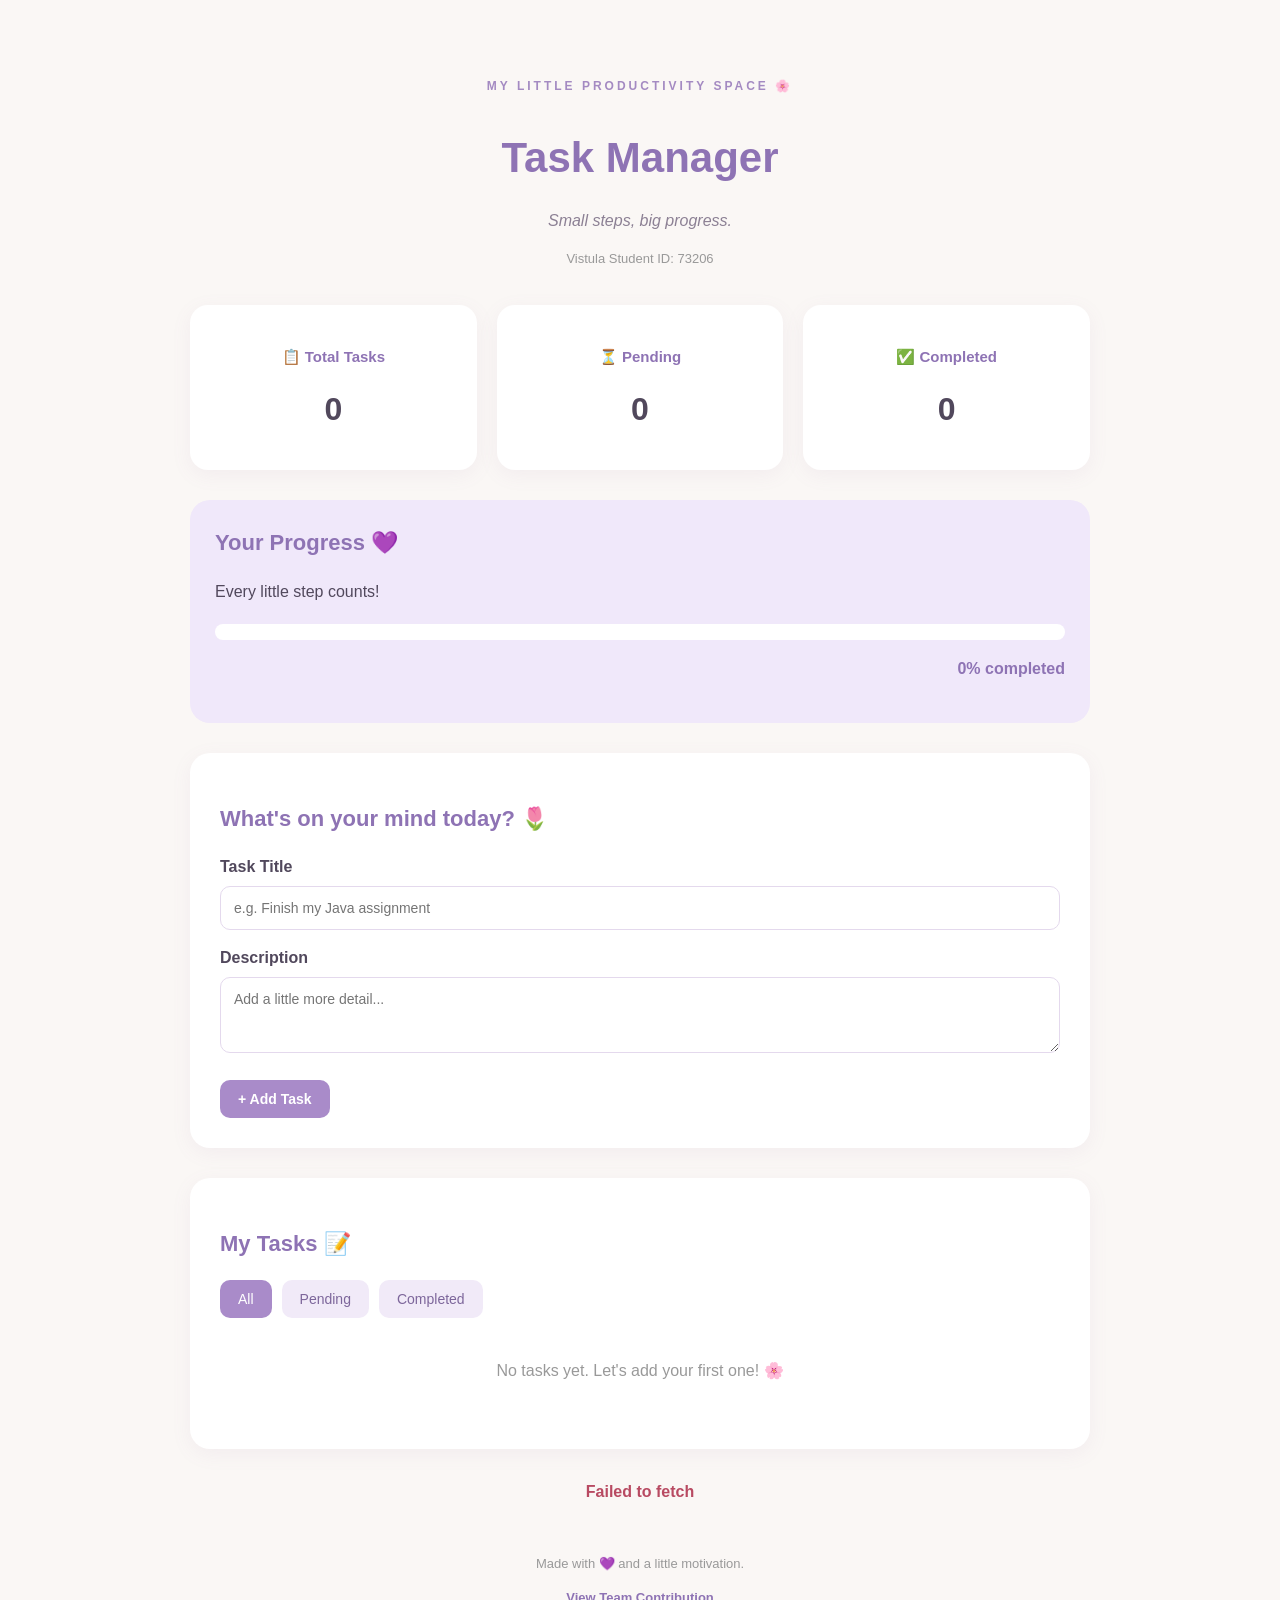
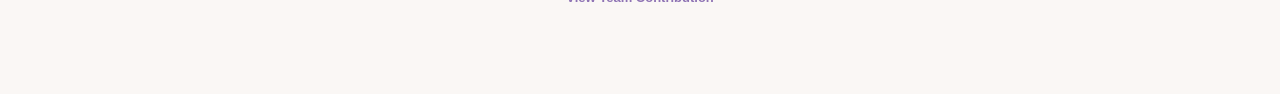
<file: index.html>
<!DOCTYPE html>
<html lang="en">

<head>
    <meta charset="UTF-8">
    <meta name="viewport" content="width=device-width, initial-scale=1.0">

    <title>Task Manager | My Digital Planner</title>

    <!-- Our website's styling -->
    <link rel="stylesheet" href="style.css">
</head>

<body>

    <div class="container">

        <!-- Welcome section -->
        <header class="header">
            <p class="welcome-text">MY LITTLE PRODUCTIVITY SPACE 🌸</p>

            <h1>Task Manager</h1>

            <p class="subtitle">Small steps, big progress.</p>

            <p class="student-info">
                Vistula Student ID:
                <span id="student-id">73206</span>
            </p>
        </header>


        <!-- Dashboard statistics -->
        <section class="dashboard">

            <div class="stat-card">
                <h3>📋 Total Tasks</h3>
                <p id="total-tasks">0</p>
            </div>

            <div class="stat-card">
                <h3>⏳ Pending</h3>
                <p id="pending-tasks">0</p>
            </div>

            <div class="stat-card">
                <h3>✅ Completed</h3>
                <p id="completed-tasks">0</p>
            </div>

        </section>


        <!-- Progress tracker -->
        <section class="progress-section">

            <h2>Your Progress 💜</h2>

            <p id="progress-message">
                Every little step counts!
            </p>

            <div class="progress-bar">
                <div id="progress-fill"></div>
            </div>

            <p id="progress-percentage">0% completed</p>

        </section>


        <!-- Add and edit tasks -->
        <section class="task-form-section">

            <h2>What's on your mind today? 🌷</h2>

            <form id="task-form">

                <label for="task-title">Task Title</label>

                <input
                    type="text"
                    id="task-title"
                    placeholder="e.g. Finish my Java assignment"
                    required
                >

                <label for="task-description">
                    Description
                </label>

                <textarea
                    id="task-description"
                    placeholder="Add a little more detail..."
                    rows="3"
                ></textarea>

                <button type="submit" id="task-submit">
                    + Add Task
                </button>

            </form>

        </section>


        <!-- Task list -->
        <section class="tasks-section">

            <h2>My Tasks 📝</h2>

            <div class="filters">

                <button class="filter-btn active" data-filter="all">
                    All
                </button>

                <button class="filter-btn" data-filter="pending">
                    Pending
                </button>

                <button class="filter-btn" data-filter="completed">
                    Completed
                </button>

            </div>

            <!-- JavaScript will display saved tasks here -->
            <div id="task-list">

                <p class="empty-message">
                    No tasks yet. Let's add your first one! 🌸
                </p>

            </div>

        </section>


        <!-- Messages and errors -->
        <p id="status-message" role="status" aria-live="polite"></p>


        <!-- Team collaboration page -->
        <footer>

            <p>Made with 💜 and a little motivation.</p>

            <a
                href="contribution.html"
                id="contribution-link"
            >
                View Team Contribution
            </a>

        </footer>

    </div>

    <!-- Our JavaScript functionality -->
    <script src="app.js"></script>

</body>

</html>
</file>
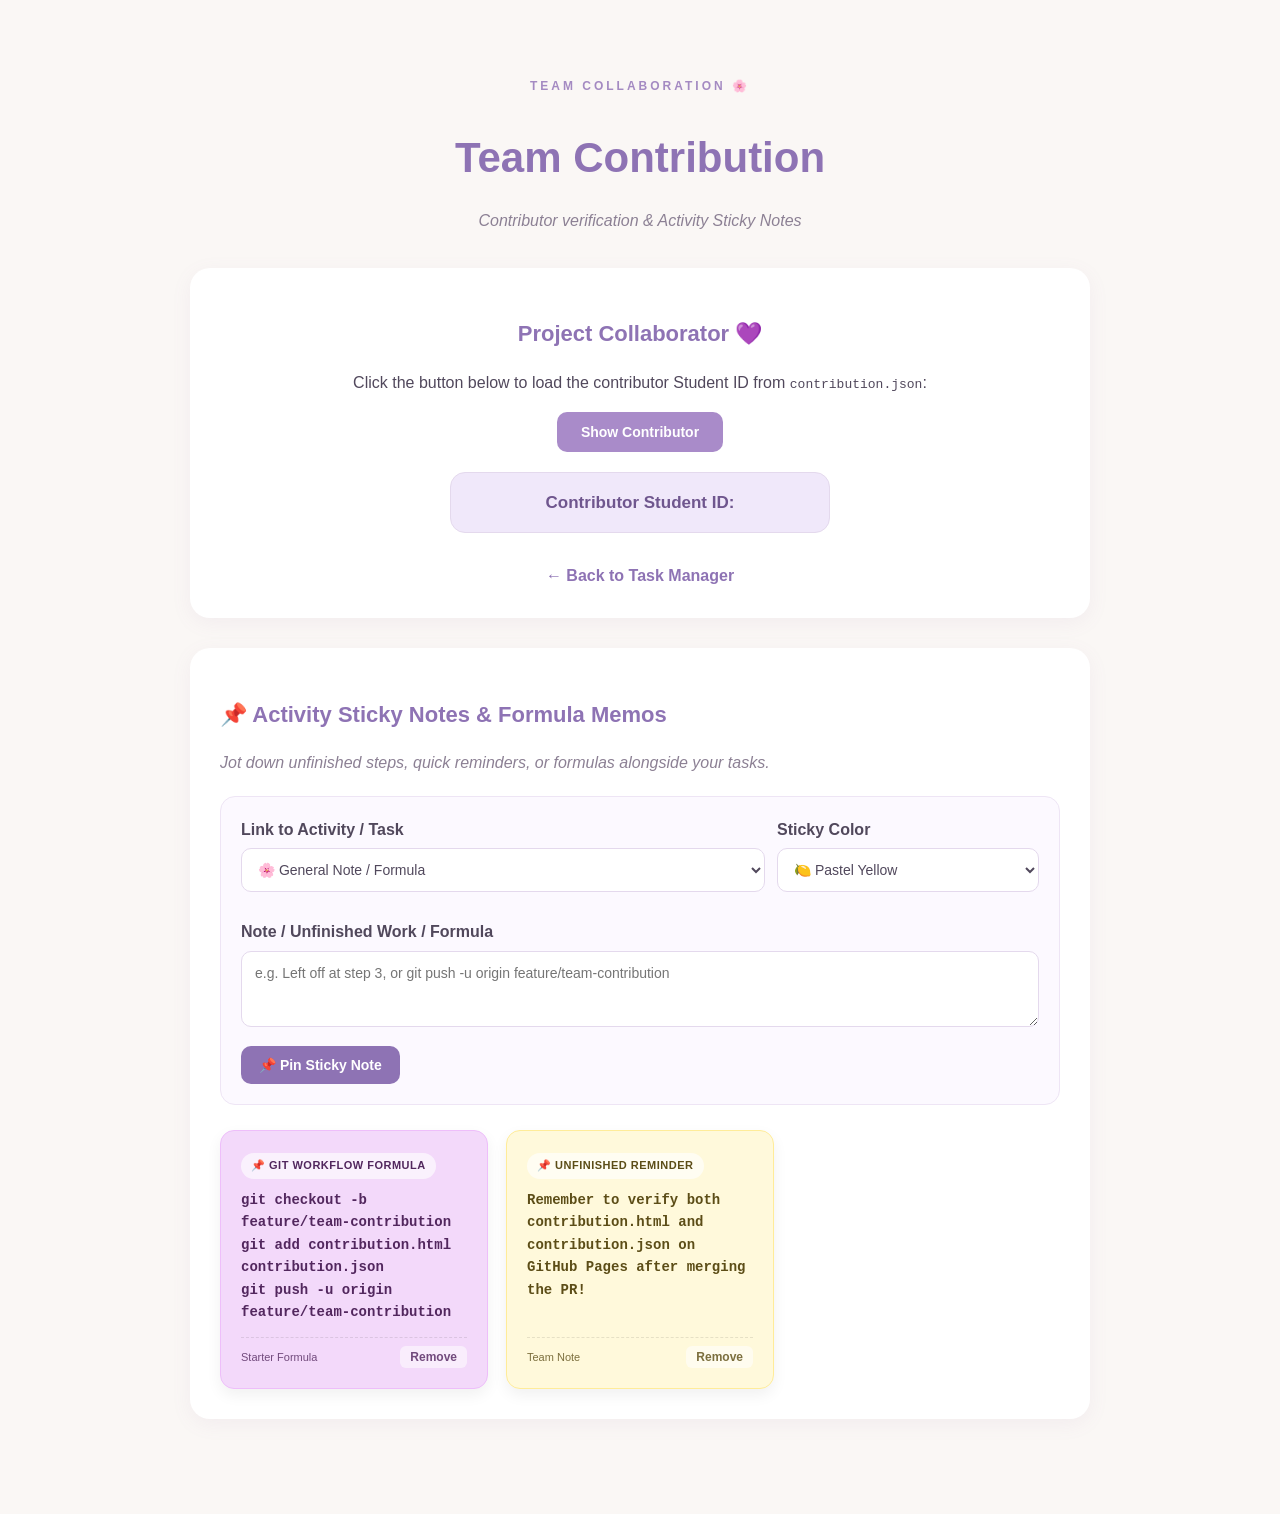
<file: contribution.html>
<!DOCTYPE html>
<html lang="en">
<head>
    <meta charset="UTF-8">
    <meta name="viewport" content="width=device-width, initial-scale=1.0">
    <title>Team Contribution</title>
    <link rel="stylesheet" href="style.css">
    <style>
        .contribution-card, .sticky-section {
            background: white;
            padding: 30px;
            border-radius: 20px;
            box-shadow: 0 5px 20px rgba(150, 120, 170, 0.08);
            margin-bottom: 30px;
        }
        .contribution-card {
            text-align: center;
        }
        .contributor-box {
            background: #f0e8fa;
            border: 1px solid #e4d9ed;
            padding: 16px 24px;
            border-radius: 15px;
            margin: 20px auto;
            max-width: 380px;
            color: #6f568e;
            font-size: 17px;
            font-weight: bold;
        }
        #load-contributor {
            background: #a98bc9;
            color: white;
            font-weight: bold;
            padding: 12px 24px;
        }
        .back-link {
            display: inline-block;
            margin-top: 10px;
            color: #8e73b4;
            text-decoration: none;
            font-weight: bold;
        }
        .back-link:hover {
            text-decoration: underline;
        }

        /* Sticky Notes Board Styling */
        .sticky-form {
            display: grid;
            gap: 12px;
            margin-bottom: 25px;
            background: #fcf9ff;
            padding: 20px;
            border-radius: 15px;
            border: 1px solid #eee5f5;
        }
        .sticky-row {
            display: grid;
            grid-template-columns: 2fr 1fr;
            gap: 12px;
        }
        select {
            width: 100%;
            padding: 12px;
            border: 1px solid #e4d9ed;
            border-radius: 10px;
            font-family: inherit;
            font-size: 14px;
            background: white;
            color: #51485c;
        }
        .add-note-btn {
            background: #8e73b4;
            color: white;
            font-weight: bold;
            justify-self: start;
        }
        .sticky-grid {
            display: grid;
            grid-template-columns: repeat(auto-fill, minmax(240px, 1fr));
            gap: 18px;
        }
        .sticky-note {
            padding: 20px;
            border-radius: 14px;
            box-shadow: 0 6px 15px rgba(0, 0, 0, 0.06);
            position: relative;
            transition: transform 0.2s ease, box-shadow 0.2s ease;
            display: flex;
            flex-direction: column;
            justify-content: space-between;
            min-height: 160px;
        }
        .sticky-note:hover {
            transform: translateY(-4px) rotate(-1deg);
            box-shadow: 0 10px 20px rgba(150, 120, 170, 0.16);
        }
        .note-yellow { background: #fff9db; border: 1px solid #ffec99; color: #5c4d17; }
        .note-pink   { background: #ffdeeb; border: 1px solid #fcc2d7; color: #692641; }
        .note-mint   { background: #d3f9d8; border: 1px solid #b2f2bb; color: #1f5729; }
        .note-lilac  { background: #f3d9fa; border: 1px solid #eebefa; color: #52275e; }

        .sticky-task-tag {
            font-size: 11px;
            font-weight: bold;
            text-transform: uppercase;
            letter-spacing: 0.5px;
            background: rgba(255, 255, 255, 0.65);
            padding: 4px 10px;
            border-radius: 999px;
            display: inline-block;
            margin-bottom: 10px;
            align-self: flex-start;
        }
        .sticky-content {
            font-size: 14px;
            white-space: pre-wrap;
            margin: 0 0 14px 0;
            font-family: "Courier New", Courier, monospace;
            font-weight: bold;
        }
        .sticky-footer {
            display: flex;
            justify-content: space-between;
            align-items: center;
            font-size: 11px;
            opacity: 0.8;
            border-top: 1px dashed rgba(0,0,0,0.12);
            padding-top: 8px;
        }
        .delete-note-btn {
            background: rgba(255, 255, 255, 0.7);
            color: inherit;
            padding: 4px 10px;
            font-size: 12px;
            border-radius: 6px;
            font-weight: bold;
        }
        @media (max-width: 600px) {
            .sticky-row { grid-template-columns: 1fr; }
        }
    </style>
</head>
<body>
    <div class="container">
        <header class="header">
            <p class="welcome-text">TEAM COLLABORATION 🌸</p>
            <h1>Team Contribution</h1>
            <p class="subtitle">Contributor verification &amp; Activity Sticky Notes</p>
        </header>

        <!-- Section 10 Required Elements -->
        <section class="contribution-card">
            <h2>Project Collaborator 💜</h2>
            <p>Click the button below to load the contributor Student ID from <code>contribution.json</code>:</p>

            <button id="load-contributor">Show Contributor</button>

            <div class="contributor-box">
                Contributor Student ID: <span id="contributor-student-id"></span>
            </div>

            <a href="index.html" class="back-link">&larr; Back to Task Manager</a>
        </section>

        <!-- Bonus Contributed Feature: Activity Sticky Notes & Formula Memos -->
        <section class="sticky-section">
            <h2>📌 Activity Sticky Notes &amp; Formula Memos</h2>
            <p class="subtitle" style="margin-bottom: 20px;">
                Jot down unfinished steps, quick reminders, or formulas alongside your tasks.
            </p>

            <form id="sticky-form" class="sticky-form">
                <div class="sticky-row">
                    <div>
                        <label for="sticky-task-select" style="margin-top:0;">Link to Activity / Task</label>
                        <select id="sticky-task-select">
                            <option value="General Memo">🌸 General Note / Formula</option>
                        </select>
                    </div>
                    <div>
                        <label for="sticky-color" style="margin-top:0;">Sticky Color</label>
                        <select id="sticky-color">
                            <option value="note-yellow">🍋 Pastel Yellow</option>
                            <option value="note-pink">🌷 Blossom Pink</option>
                            <option value="note-mint">🌿 Mint Green</option>
                            <option value="note-lilac">💜 Soft Lilac</option>
                        </select>
                    </div>
                </div>

                <div>
                    <label for="sticky-text">Note / Unfinished Work / Formula</label>
                    <textarea id="sticky-text" rows="3" placeholder="e.g. Left off at step 3, or git push -u origin feature/team-contribution" required></textarea>
                </div>

                <button type="submit" class="add-note-btn">📌 Pin Sticky Note</button>
            </form>

            <div id="sticky-grid" class="sticky-grid"></div>
        </section>
    </div>

    <script>
        // 1. REQUIRED BY ASSIGNMENT: Fetch contributorStudentId from contribution.json on button click
        document.getElementById("load-contributor").addEventListener("click", async () => {
            const idElement = document.getElementById("contributor-student-id");
            try {
                const response = await fetch("contribution.json");
                if (!response.ok) {
                    throw new Error("Could not fetch contribution.json");
                }
                const data = await response.json();
                idElement.textContent = data.contributorStudentId;
            } catch (error) {
                idElement.textContent = "Error loading ID";
            }
        });

        // 2. BONUS FEATURE: Sticky Notes (Read-only task fetch + persistent local storage with starter notes)
        const STORAGE_KEY = "vistula_sticky_notes_v1";
        const taskSelect = document.getElementById("sticky-task-select");
        const stickyForm = document.getElementById("sticky-form");
        const stickyText = document.getElementById("sticky-text");
        const stickyColor = document.getElementById("sticky-color");
        const stickyGrid = document.getElementById("sticky-grid");

        const starterNotes = [
            {
                id: 1,
                taskTitle: "Git Workflow Formula",
                text: "git checkout -b feature/team-contribution\ngit add contribution.html contribution.json\ngit push -u origin feature/team-contribution",
                color: "note-lilac",
                date: "Starter Formula"
            },
            {
                id: 2,
                taskTitle: "Unfinished Reminder",
                text: "Remember to verify both contribution.html and contribution.json on GitHub Pages after merging the PR!",
                color: "note-yellow",
                date: "Team Note"
            }
        ];

        let notes = JSON.parse(localStorage.getItem(STORAGE_KEY) || "null") || starterNotes;

        async function loadPartnerTasksReadOnly() {
            try {
                const cfgRes = await fetch("config.json");
                if (!cfgRes.ok) return;
                const cfg = await cfgRes.json();

                const res = await fetch(`${cfg.supabaseUrl}/rest/v1/${cfg.tableName}?select=*&order=id.asc`, {
                    headers: { "apikey": cfg.supabasePublishableKey }
                });
                if (!res.ok) return;
                const tasks = await res.json();

                tasks.forEach(t => {
                    const opt = document.createElement("option");
                    opt.value = t.title;
                    opt.textContent = `${t.completed ? "✅" : "⏳"} ${t.title}`;
                    taskSelect.appendChild(opt);
                });
            } catch (e) {
                // Safe fallback if offline
            }
        }

        function saveAndRenderNotes() {
            localStorage.setItem(STORAGE_KEY, JSON.stringify(notes));
            stickyGrid.innerHTML = "";

            if (notes.length === 0) {
                stickyGrid.innerHTML = `<p class="empty-message" style="grid-column: 1/-1;">No sticky notes pinned yet! 📌</p>`;
                return;
            }

            notes.forEach(note => {
                const card = document.createElement("div");
                card.className = `sticky-note ${note.color}`;

                const topDiv = document.createElement("div");

                const tag = document.createElement("span");
                tag.className = "sticky-task-tag";
                tag.textContent = `📌 ${note.taskTitle}`;

                const content = document.createElement("p");
                content.className = "sticky-content";
                content.textContent = note.text;

                topDiv.appendChild(tag);
                topDiv.appendChild(content);

                const footer = document.createElement("div");
                footer.className = "sticky-footer";

                const dateSpan = document.createElement("span");
                dateSpan.textContent = note.date;

                const delBtn = document.createElement("button");
                delBtn.className = "delete-note-btn";
                delBtn.textContent = "Remove";
                delBtn.addEventListener("click", () => {
                    notes = notes.filter(n => n.id !== note.id);
                    saveAndRenderNotes();
                });

                footer.appendChild(dateSpan);
                footer.appendChild(delBtn);

                card.appendChild(topDiv);
                card.appendChild(footer);
                stickyGrid.appendChild(card);
            });
        }

        stickyForm.addEventListener("submit", (e) => {
            e.preventDefault();
            const text = stickyText.value.trim();
            if (!text) return;

            notes.unshift({
                id: Date.now(),
                taskTitle: taskSelect.value,
                text: text,
                color: stickyColor.value,
                date: new Date().toLocaleDateString()
            });

            stickyText.value = "";
            saveAndRenderNotes();
        });

        loadPartnerTasksReadOnly();
        saveAndRenderNotes();
    </script>
</body>
</html>
</file>
<file: style.css>
/* My Task Manager - Pastel Theme */

* {
    box-sizing: border-box;
}

body {
    margin: 0;
    font-family: Arial, sans-serif;
    background: #faf7f5;
    color: #51485c;
    line-height: 1.6;
}

/* Main layout */

.container {
    max-width: 950px;
    margin: 40px auto;
    padding: 25px;
}

/* Welcome section */

.header {
    text-align: center;
    margin-bottom: 35px;
}

.welcome-text {
    color: #a48ac2;
    font-size: 12px;
    letter-spacing: 3px;
    font-weight: bold;
}

h1 {
    font-size: 42px;
    color: #8e73b4;
    margin-bottom: 5px;
}

.subtitle {
    color: #8c8094;
    font-style: italic;
}

.student-info {
    font-size: 13px;
    color: #999;
}

/* Dashboard cards */

.dashboard {
    display: grid;
    grid-template-columns: repeat(3, 1fr);
    gap: 20px;
    margin-bottom: 30px;
}

.stat-card {
    background: white;
    padding: 25px;
    border-radius: 18px;
    text-align: center;
    box-shadow: 0 5px 20px rgba(150, 120, 170, 0.08);
}

.stat-card h3 {
    font-size: 15px;
    color: #8e73b4;
}

.stat-card p {
    font-size: 32px;
    font-weight: bold;
    margin: 10px 0;
}

/* Progress tracker */

.progress-section {
    background: #f0e8fa;
    padding: 25px;
    border-radius: 20px;
    margin-bottom: 30px;
}

.progress-section h2 {
    margin-top: 0;
}

.progress-bar {
    background: white;
    height: 16px;
    border-radius: 20px;
    overflow: hidden;
    margin-top: 20px;
}

#progress-fill {
    width: 0%;
    height: 100%;
    background: linear-gradient(90deg, #c6a5e8, #e8a9c8);
    border-radius: 20px;
    transition: width 0.4s ease;
}

#progress-percentage {
    text-align: right;
    font-weight: bold;
    color: #8e73b4;
}

/* Task form */

.task-form-section,
.tasks-section {
    background: white;
    padding: 30px;
    border-radius: 20px;
    margin-bottom: 30px;
    box-shadow: 0 5px 20px rgba(150, 120, 170, 0.08);
}

h2 {
    color: #8e73b4;
    font-size: 22px;
}

label {
    display: block;
    margin-top: 15px;
    margin-bottom: 6px;
    font-weight: bold;
}

input,
textarea {
    width: 100%;
    padding: 13px;
    border: 1px solid #e4d9ed;
    border-radius: 10px;
    font-family: inherit;
    font-size: 14px;
}

input:focus,
textarea:focus {
    outline: 2px solid #c6a5e8;
}

/* Buttons */

button {
    cursor: pointer;
    border: none;
    border-radius: 10px;
    padding: 11px 18px;
    font-size: 14px;
    transition: 0.2s;
}

button:hover {
    opacity: 0.85;
}

#task-submit {
    background: #a98bc9;
    color: white;
    margin-top: 20px;
    font-weight: bold;
}

/* Task filters */

.filters {
    display: flex;
    gap: 10px;
    margin-bottom: 20px;
    flex-wrap: wrap;
}

.filter-btn {
    background: #f1eaf8;
    color: #7d669b;
}

.filter-btn.active {
    background: #a98bc9;
    color: white;
}

/* Individual tasks */

.task-item {
    background: #fcf9ff;
    border: 1px solid #eee5f5;
    padding: 20px;
    border-radius: 15px;
    margin-bottom: 15px;
}

.task-title {
    font-size: 18px;
    font-weight: bold;
    color: #6f568e;
    margin: 0;
}

.task-description {
    color: #777;
    margin: 8px 0;
}

.task-status {
    display: inline-block;
    font-size: 13px;
    margin-bottom: 12px;
    color: #9875b5;
}

.task-actions {
    display: flex;
    gap: 10px;
    flex-wrap: wrap;
}

.edit-task {
    background: #e9dcf8;
    color: #624b80;
}

.delete-task {
    background: #ffe0e5;
    color: #a74459;
}

.toggle-task {
    background: #d9f3e6;
    color: #317957;
}

/* Completed tasks */

.task-item.completed {
    background: #f5fff9;
}

.task-item.completed .task-title {
    text-decoration: line-through;
    color: #999;
}

/* Messages */

#status-message {
    text-align: center;
    font-weight: bold;
    min-height: 25px;
}

.empty-message {
    text-align: center;
    color: #999;
    padding: 20px;
}

/* Footer */

footer {
    text-align: center;
    padding: 20px;
    color: #999;
    font-size: 13px;
}

footer a {
    color: #8e73b4;
    text-decoration: none;
    font-weight: bold;
}

footer a:hover {
    text-decoration: underline;
}

/* Mobile-friendly layout */

@media (max-width: 600px) {

    .container {
        margin: 10px auto;
        padding: 15px;
    }

    .dashboard {
        grid-template-columns: 1fr;
        gap: 12px;
    }

    h1 {
        font-size: 32px;
    }

    .task-form-section,
    .tasks-section {
        padding: 20px;
    }

}
</file>
